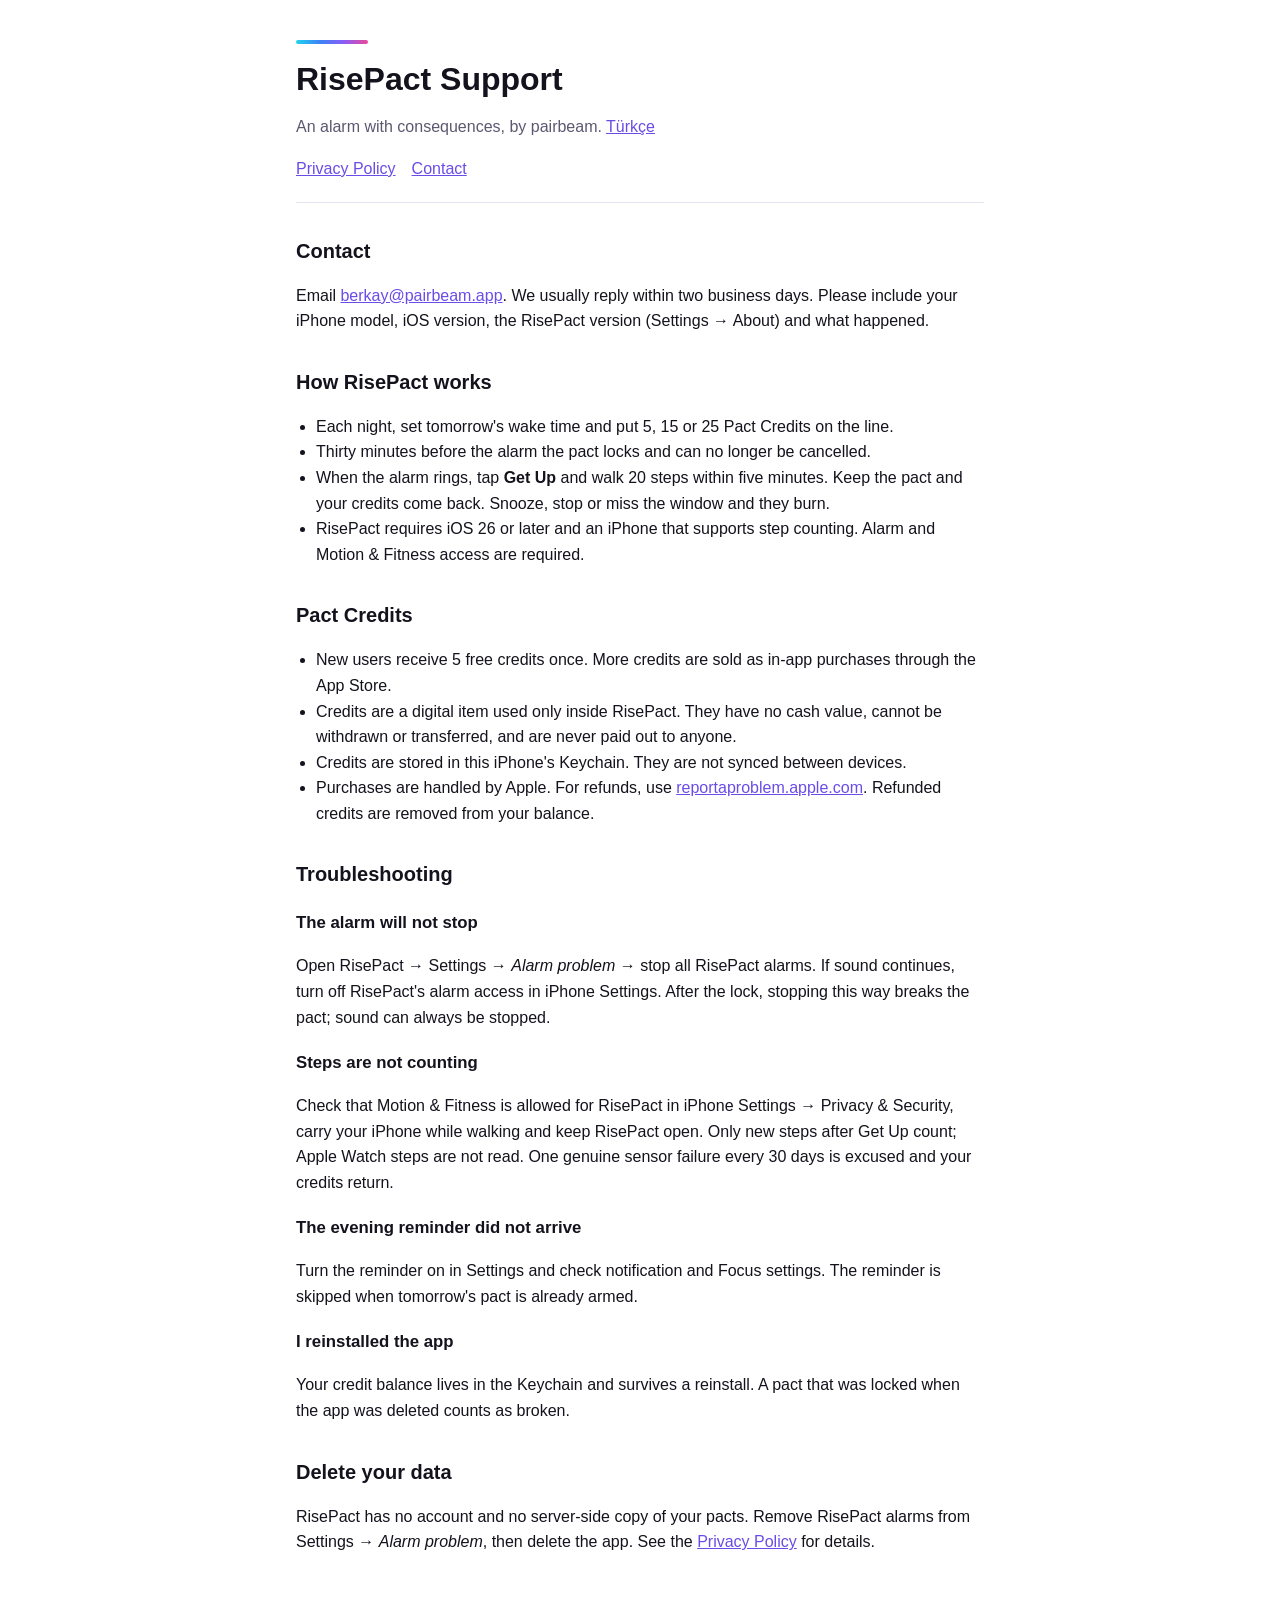
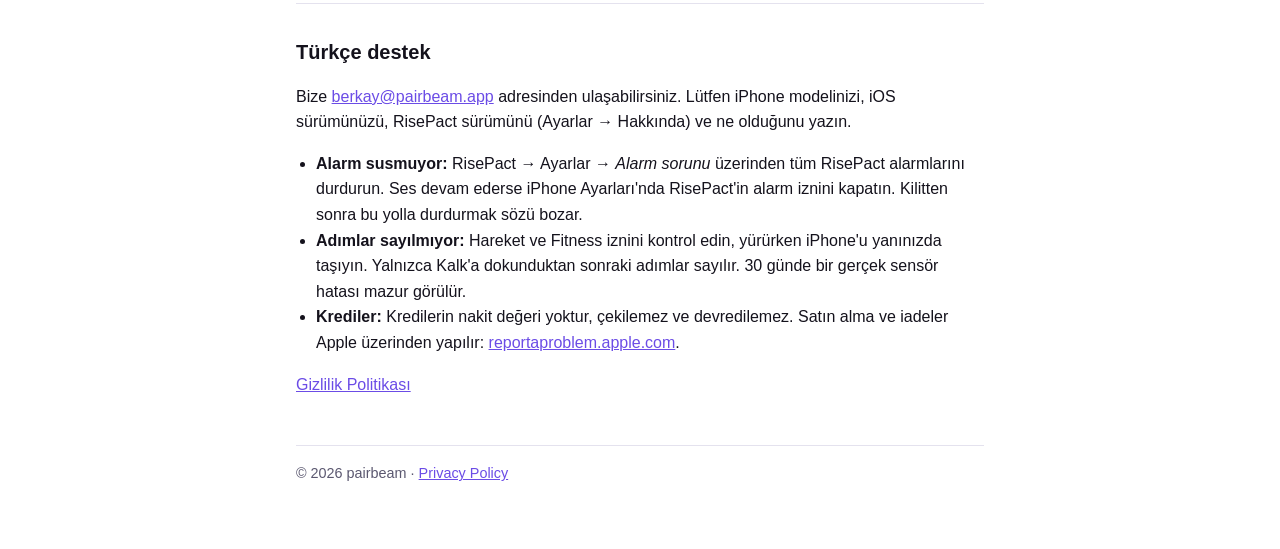
<file: index.html>
<!doctype html>
<html lang="en">
<head>
<meta charset="utf-8">
<meta name="viewport" content="width=device-width, initial-scale=1">
<title>RisePact Support</title>
<meta name="description" content="Help and contact for RisePact, the alarm with consequences by pairbeam.">
<link rel="stylesheet" href="style.css">
</head>
<body>
<main>
<header>
<div class="bar"></div>
<h1>RisePact Support</h1>
<p class="muted">An alarm with consequences, by pairbeam. <a href="#tr">Türkçe</a></p>
<nav><a href="privacy.html">Privacy Policy</a><a href="mailto:berkay@pairbeam.app">Contact</a></nav>
</header>

<h2>Contact</h2>
<p>Email <a href="mailto:berkay@pairbeam.app">berkay@pairbeam.app</a>. We usually reply within two business days. Please include your iPhone model, iOS version, the RisePact version (Settings → About) and what happened.</p>

<h2>How RisePact works</h2>
<ul>
<li>Each night, set tomorrow's wake time and put 5, 15 or 25 Pact Credits on the line.</li>
<li>Thirty minutes before the alarm the pact locks and can no longer be cancelled.</li>
<li>When the alarm rings, tap <strong>Get Up</strong> and walk 20 steps within five minutes. Keep the pact and your credits come back. Snooze, stop or miss the window and they burn.</li>
<li>RisePact requires iOS 26 or later and an iPhone that supports step counting. Alarm and Motion &amp; Fitness access are required.</li>
</ul>

<h2>Pact Credits</h2>
<ul>
<li>New users receive 5 free credits once. More credits are sold as in-app purchases through the App Store.</li>
<li>Credits are a digital item used only inside RisePact. They have no cash value, cannot be withdrawn or transferred, and are never paid out to anyone.</li>
<li>Credits are stored in this iPhone's Keychain. They are not synced between devices.</li>
<li>Purchases are handled by Apple. For refunds, use <a href="https://reportaproblem.apple.com">reportaproblem.apple.com</a>. Refunded credits are removed from your balance.</li>
</ul>

<h2>Troubleshooting</h2>
<h3>The alarm will not stop</h3>
<p>Open RisePact → Settings → <em>Alarm problem</em> → stop all RisePact alarms. If sound continues, turn off RisePact's alarm access in iPhone Settings. After the lock, stopping this way breaks the pact; sound can always be stopped.</p>
<h3>Steps are not counting</h3>
<p>Check that Motion &amp; Fitness is allowed for RisePact in iPhone Settings → Privacy &amp; Security, carry your iPhone while walking and keep RisePact open. Only new steps after Get Up count; Apple Watch steps are not read. One genuine sensor failure every 30 days is excused and your credits return.</p>
<h3>The evening reminder did not arrive</h3>
<p>Turn the reminder on in Settings and check notification and Focus settings. The reminder is skipped when tomorrow's pact is already armed.</p>
<h3>I reinstalled the app</h3>
<p>Your credit balance lives in the Keychain and survives a reinstall. A pact that was locked when the app was deleted counts as broken.</p>

<h2>Delete your data</h2>
<p>RisePact has no account and no server-side copy of your pacts. Remove RisePact alarms from Settings → <em>Alarm problem</em>, then delete the app. See the <a href="privacy.html">Privacy Policy</a> for details.</p>

<hr id="tr" style="border:0;border-top:1px solid var(--line);margin:48px 0 0">
<h2 lang="tr">Türkçe destek</h2>
<div lang="tr">
<p>Bize <a href="mailto:berkay@pairbeam.app">berkay@pairbeam.app</a> adresinden ulaşabilirsiniz. Lütfen iPhone modelinizi, iOS sürümünüzü, RisePact sürümünü (Ayarlar → Hakkında) ve ne olduğunu yazın.</p>
<ul>
<li><strong>Alarm susmuyor:</strong> RisePact → Ayarlar → <em>Alarm sorunu</em> üzerinden tüm RisePact alarmlarını durdurun. Ses devam ederse iPhone Ayarları'nda RisePact'in alarm iznini kapatın. Kilitten sonra bu yolla durdurmak sözü bozar.</li>
<li><strong>Adımlar sayılmıyor:</strong> Hareket ve Fitness iznini kontrol edin, yürürken iPhone'u yanınızda taşıyın. Yalnızca Kalk'a dokunduktan sonraki adımlar sayılır. 30 günde bir gerçek sensör hatası mazur görülür.</li>
<li><strong>Krediler:</strong> Kredilerin nakit değeri yoktur, çekilemez ve devredilemez. Satın alma ve iadeler Apple üzerinden yapılır: <a href="https://reportaproblem.apple.com">reportaproblem.apple.com</a>.</li>
</ul>
<p><a href="privacy.html#tr">Gizlilik Politikası</a></p>
</div>

<footer>© 2026 pairbeam · <a href="privacy.html">Privacy Policy</a></footer>
</main>
</body>
</html>
</file>
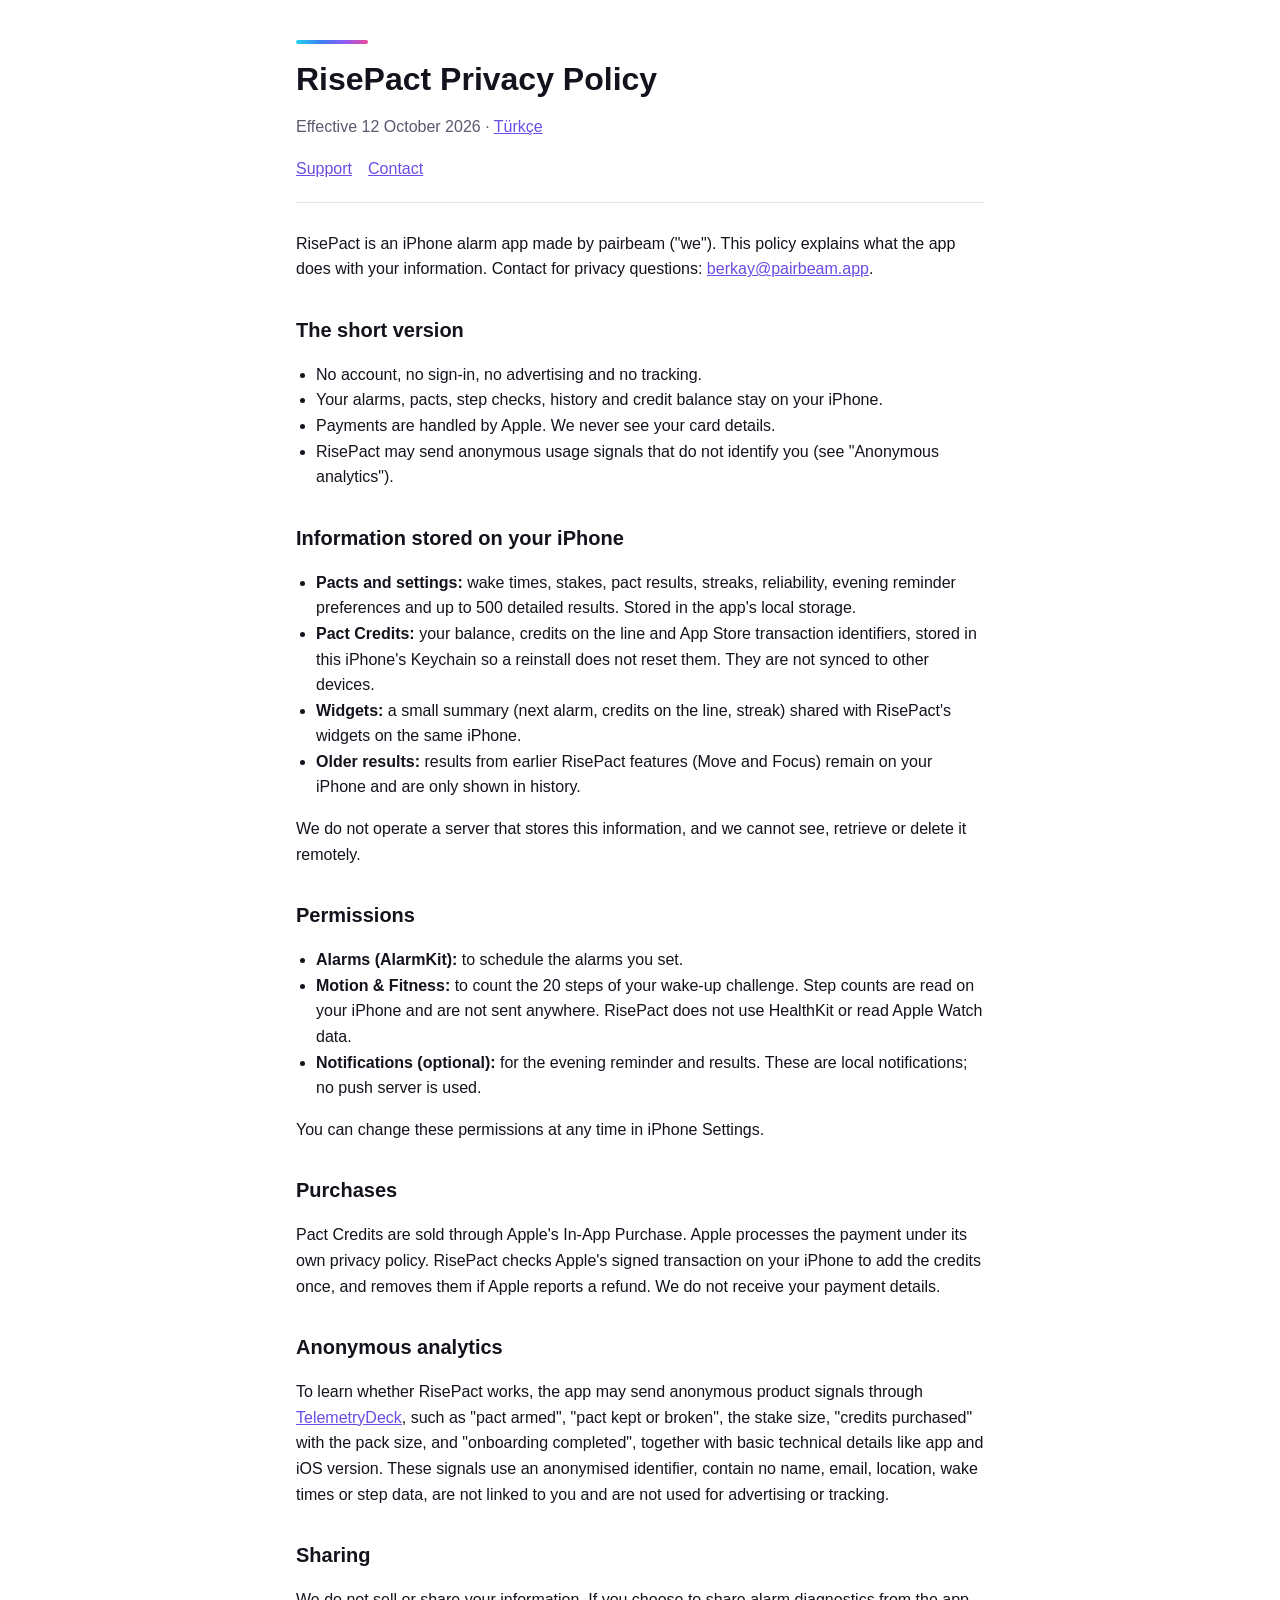
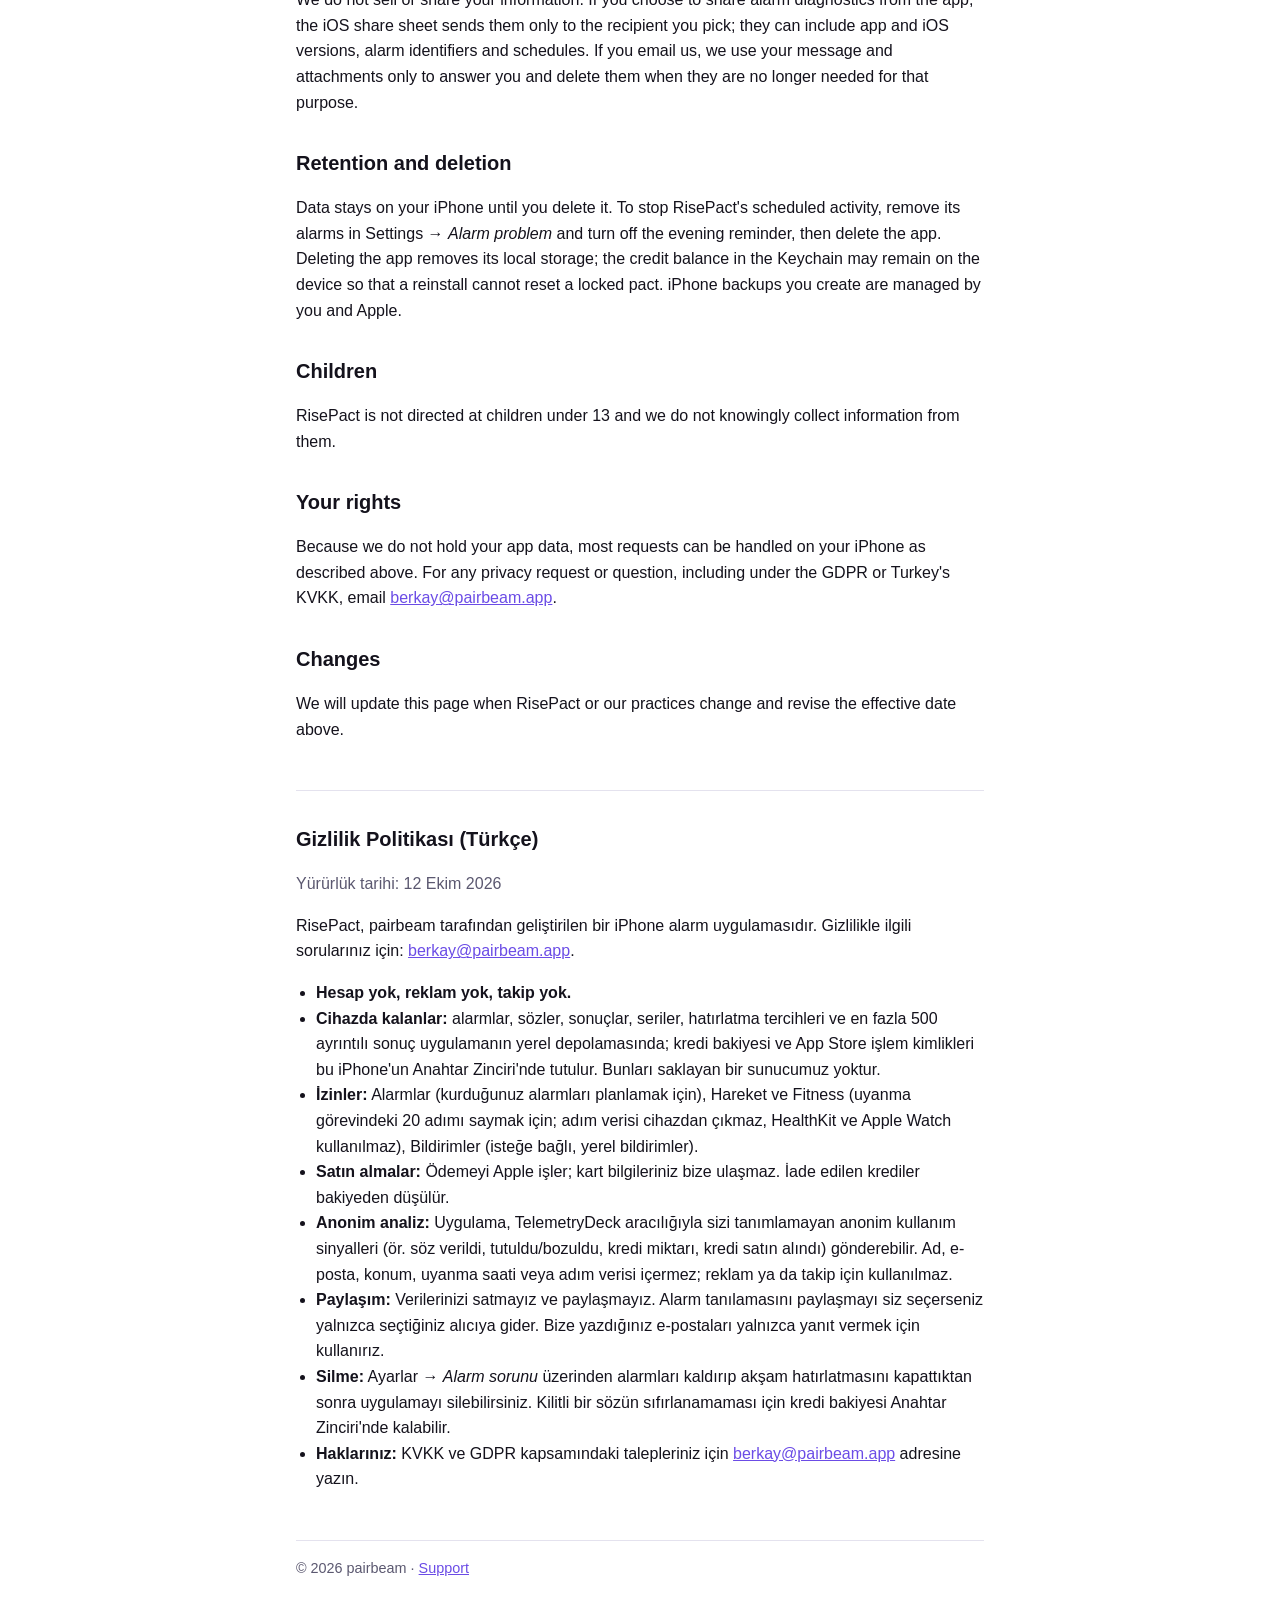
<file: privacy.html>
<!doctype html>
<html lang="en">
<head>
<meta charset="utf-8">
<meta name="viewport" content="width=device-width, initial-scale=1">
<title>RisePact Privacy Policy</title>
<meta name="description" content="How RisePact by pairbeam handles your data.">
<link rel="stylesheet" href="style.css">
</head>
<body>
<main>
<header>
<div class="bar"></div>
<h1>RisePact Privacy Policy</h1>
<p class="muted">Effective 12 October 2026 · <a href="#tr">Türkçe</a></p>
<nav><a href="index.html">Support</a><a href="mailto:berkay@pairbeam.app">Contact</a></nav>
</header>

<p>RisePact is an iPhone alarm app made by pairbeam ("we"). This policy explains what the app does with your information. Contact for privacy questions: <a href="mailto:berkay@pairbeam.app">berkay@pairbeam.app</a>.</p>

<h2>The short version</h2>
<ul>
<li>No account, no sign-in, no advertising and no tracking.</li>
<li>Your alarms, pacts, step checks, history and credit balance stay on your iPhone.</li>
<li>Payments are handled by Apple. We never see your card details.</li>
<li>RisePact may send anonymous usage signals that do not identify you (see "Anonymous analytics").</li>
</ul>

<h2>Information stored on your iPhone</h2>
<ul>
<li><strong>Pacts and settings:</strong> wake times, stakes, pact results, streaks, reliability, evening reminder preferences and up to 500 detailed results. Stored in the app's local storage.</li>
<li><strong>Pact Credits:</strong> your balance, credits on the line and App Store transaction identifiers, stored in this iPhone's Keychain so a reinstall does not reset them. They are not synced to other devices.</li>
<li><strong>Widgets:</strong> a small summary (next alarm, credits on the line, streak) shared with RisePact's widgets on the same iPhone.</li>
<li><strong>Older results:</strong> results from earlier RisePact features (Move and Focus) remain on your iPhone and are only shown in history.</li>
</ul>
<p>We do not operate a server that stores this information, and we cannot see, retrieve or delete it remotely.</p>

<h2>Permissions</h2>
<ul>
<li><strong>Alarms (AlarmKit):</strong> to schedule the alarms you set.</li>
<li><strong>Motion &amp; Fitness:</strong> to count the 20 steps of your wake-up challenge. Step counts are read on your iPhone and are not sent anywhere. RisePact does not use HealthKit or read Apple Watch data.</li>
<li><strong>Notifications (optional):</strong> for the evening reminder and results. These are local notifications; no push server is used.</li>
</ul>
<p>You can change these permissions at any time in iPhone Settings.</p>

<h2>Purchases</h2>
<p>Pact Credits are sold through Apple's In-App Purchase. Apple processes the payment under its own privacy policy. RisePact checks Apple's signed transaction on your iPhone to add the credits once, and removes them if Apple reports a refund. We do not receive your payment details.</p>

<h2>Anonymous analytics</h2>
<p>To learn whether RisePact works, the app may send anonymous product signals through <a href="https://telemetrydeck.com/privacy/">TelemetryDeck</a>, such as "pact armed", "pact kept or broken", the stake size, "credits purchased" with the pack size, and "onboarding completed", together with basic technical details like app and iOS version. These signals use an anonymised identifier, contain no name, email, location, wake times or step data, are not linked to you and are not used for advertising or tracking.</p>

<h2>Sharing</h2>
<p>We do not sell or share your information. If you choose to share alarm diagnostics from the app, the iOS share sheet sends them only to the recipient you pick; they can include app and iOS versions, alarm identifiers and schedules. If you email us, we use your message and attachments only to answer you and delete them when they are no longer needed for that purpose.</p>

<h2>Retention and deletion</h2>
<p>Data stays on your iPhone until you delete it. To stop RisePact's scheduled activity, remove its alarms in Settings → <em>Alarm problem</em> and turn off the evening reminder, then delete the app. Deleting the app removes its local storage; the credit balance in the Keychain may remain on the device so that a reinstall cannot reset a locked pact. iPhone backups you create are managed by you and Apple.</p>

<h2>Children</h2>
<p>RisePact is not directed at children under 13 and we do not knowingly collect information from them.</p>

<h2>Your rights</h2>
<p>Because we do not hold your app data, most requests can be handled on your iPhone as described above. For any privacy request or question, including under the GDPR or Turkey's KVKK, email <a href="mailto:berkay@pairbeam.app">berkay@pairbeam.app</a>.</p>

<h2>Changes</h2>
<p>We will update this page when RisePact or our practices change and revise the effective date above.</p>

<hr id="tr" style="border:0;border-top:1px solid var(--line);margin:48px 0 0">
<div lang="tr">
<h2>Gizlilik Politikası (Türkçe)</h2>
<p class="muted">Yürürlük tarihi: 12 Ekim 2026</p>
<p>RisePact, pairbeam tarafından geliştirilen bir iPhone alarm uygulamasıdır. Gizlilikle ilgili sorularınız için: <a href="mailto:berkay@pairbeam.app">berkay@pairbeam.app</a>.</p>
<ul>
<li><strong>Hesap yok, reklam yok, takip yok.</strong></li>
<li><strong>Cihazda kalanlar:</strong> alarmlar, sözler, sonuçlar, seriler, hatırlatma tercihleri ve en fazla 500 ayrıntılı sonuç uygulamanın yerel depolamasında; kredi bakiyesi ve App Store işlem kimlikleri bu iPhone'un Anahtar Zinciri'nde tutulur. Bunları saklayan bir sunucumuz yoktur.</li>
<li><strong>İzinler:</strong> Alarmlar (kurduğunuz alarmları planlamak için), Hareket ve Fitness (uyanma görevindeki 20 adımı saymak için; adım verisi cihazdan çıkmaz, HealthKit ve Apple Watch kullanılmaz), Bildirimler (isteğe bağlı, yerel bildirimler).</li>
<li><strong>Satın almalar:</strong> Ödemeyi Apple işler; kart bilgileriniz bize ulaşmaz. İade edilen krediler bakiyeden düşülür.</li>
<li><strong>Anonim analiz:</strong> Uygulama, TelemetryDeck aracılığıyla sizi tanımlamayan anonim kullanım sinyalleri (ör. söz verildi, tutuldu/bozuldu, kredi miktarı, kredi satın alındı) gönderebilir. Ad, e-posta, konum, uyanma saati veya adım verisi içermez; reklam ya da takip için kullanılmaz.</li>
<li><strong>Paylaşım:</strong> Verilerinizi satmayız ve paylaşmayız. Alarm tanılamasını paylaşmayı siz seçerseniz yalnızca seçtiğiniz alıcıya gider. Bize yazdığınız e-postaları yalnızca yanıt vermek için kullanırız.</li>
<li><strong>Silme:</strong> Ayarlar → <em>Alarm sorunu</em> üzerinden alarmları kaldırıp akşam hatırlatmasını kapattıktan sonra uygulamayı silebilirsiniz. Kilitli bir sözün sıfırlanamaması için kredi bakiyesi Anahtar Zinciri'nde kalabilir.</li>
<li><strong>Haklarınız:</strong> KVKK ve GDPR kapsamındaki talepleriniz için <a href="mailto:berkay@pairbeam.app">berkay@pairbeam.app</a> adresine yazın.</li>
</ul>
</div>

<footer>© 2026 pairbeam · <a href="index.html">Support</a></footer>
</main>
</body>
</html>
</file>
<file: style.css>
:root{--bg:#ffffff;--ink:#14121c;--muted:#5b5870;--line:#e4e2ee;--accent:#6b4ce6;--beam:linear-gradient(90deg,#22d3ee,#3b82f6,#8b5cf6,#ec4899)}
@media (prefers-color-scheme:dark){:root{--bg:#0b0a12;--ink:#f1effa;--muted:#a19dbb;--line:#26233a;--accent:#a78bfa}}
*{box-sizing:border-box}
body{margin:0;background:var(--bg);color:var(--ink);font:16px/1.6 -apple-system,BlinkMacSystemFont,"Segoe UI",Roboto,sans-serif}
main{max-width:720px;margin:0 auto;padding:40px 16px 64px}
header{border-bottom:1px solid var(--line);padding-bottom:20px;margin-bottom:28px}
header .bar{height:4px;width:72px;border-radius:2px;background:var(--beam);margin-bottom:16px}
h1{font-size:2rem;line-height:1.2;margin:0 0 6px}
h2{font-size:1.25rem;margin:32px 0 8px}
h3{font-size:1.05rem;margin:20px 0 4px}
p,li{color:var(--ink)}
.muted{color:var(--muted)}
a{color:var(--accent)}
nav a{margin-right:16px}
ul{padding-left:20px}
footer{border-top:1px solid var(--line);margin-top:48px;padding-top:16px;font-size:.9rem;color:var(--muted)}
</file>
